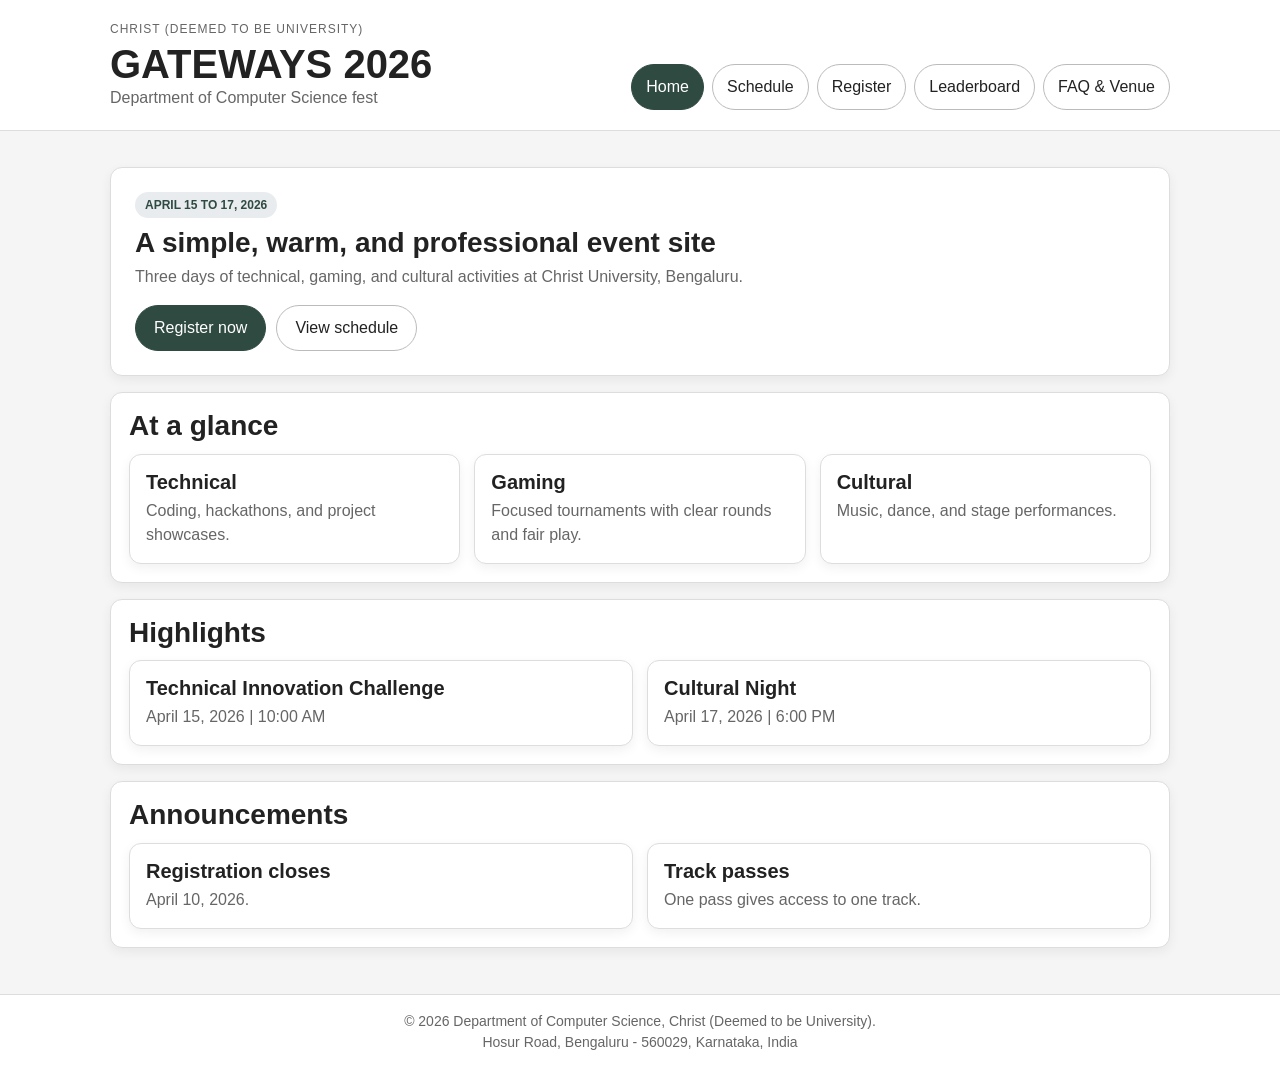
<file: index.html>
<!doctype html>
<html lang="en">
<head>
  <meta charset="UTF-8" />
  <meta name="viewport" content="width=device-width, initial-scale=1.0" />
  <title>GATEWAYS 2026 — Christ University CS Fest</title>
  <link rel="stylesheet" href="styles.css" />
</head>
<body>

  <header class="site-header">
    <div class="wrap top">
      <div>
        <p class="eyebrow">Christ (Deemed to be University)</p>
        <h1>GATEWAYS 2026</h1>
        <p class="sub">Department of Computer Science fest</p>
      </div>
      <nav class="nav" id="nav">
        <button class="active" data-page="home">Home</button>
        <button data-page="schedule">Schedule</button>
        <button data-page="register">Register</button>
        <button data-page="leaderboard">Leaderboard</button>
        <button data-page="faq">FAQ &amp; Venue</button>
      </nav>
    </div>
  </header>

  <main class="wrap">

    <!-- ── HOME ── -->
    <div class="page active" id="page-home">
      <section class="hero section">
        <span class="tag">April 15 to 17, 2026</span>
        <h2>A simple, warm, and professional event site</h2>
        <p class="muted">Three days of technical, gaming, and cultural activities at Christ University, Bengaluru.</p>
        <p class="actions">
          <button class="btn primary" onclick="goTo('register')">Register now</button>
          <button class="btn" onclick="goTo('schedule')">View schedule</button>
        </p>
      </section>

      <section class="section">
        <h2>At a glance</h2>
        <div class="grid" style="margin-top:12px">
          <article class="card"><h3>Technical</h3><p>Coding, hackathons, and project showcases.</p></article>
          <article class="card"><h3>Gaming</h3><p>Focused tournaments with clear rounds and fair play.</p></article>
          <article class="card"><h3>Cultural</h3><p>Music, dance, and stage performances.</p></article>
        </div>
      </section>

      <section class="section">
        <h2>Highlights</h2>
        <div class="grid" style="margin-top:12px">
          <article class="card"><h3>Technical Innovation Challenge</h3><p>April 15, 2026 | 10:00 AM</p></article>
          <article class="card"><h3>Cultural Night</h3><p>April 17, 2026 | 6:00 PM</p></article>
        </div>
      </section>

      <section class="section">
        <h2>Announcements</h2>
        <div class="grid" style="margin-top:12px">
          <article class="card"><h3>Registration closes</h3><p>April 10, 2026.</p></article>
          <article class="card"><h3>Track passes</h3><p>One pass gives access to one track.</p></article>
        </div>
      </section>
    </div>

    <!-- ── SCHEDULE ── -->
    <div class="page" id="page-schedule">
      <section class="section">
        <span class="tag">Event plan</span>
        <h2>Schedule overview</h2>
        <p class="muted">Small, clear, and easy to follow.</p>
      </section>

      <section class="section">
        <h2>Technical</h2>
        <div class="grid" style="margin-top:12px">
          <article class="card"><h3>Programming Contest</h3><p>April 15 | 10:00 AM to 4:00 PM</p></article>
          <article class="card"><h3>Hackathon 2026</h3><p>April 15 to 16 | 2:00 PM to 2:00 PM</p></article>
          <article class="card"><h3>Project Expo</h3><p>April 16 | 11:00 AM to 3:00 PM</p></article>
        </div>
      </section>

      <section class="section">
        <h2>Gaming</h2>
        <div class="grid" style="margin-top:12px">
          <article class="card"><h3>PUBG Championship</h3><p>April 15 | 3:00 PM onwards</p></article>
          <article class="card"><h3>FIFA Tournament</h3><p>April 16 | 10:00 AM to 12:00 PM</p></article>
          <article class="card"><h3>Valorant Cup</h3><p>April 17 | 9:00 AM to 1:00 PM</p></article>
        </div>
      </section>

      <section class="section">
        <h2>Cultural</h2>
        <div class="grid" style="margin-top:12px">
          <article class="card"><h3>Dance Competition</h3><p>April 15 | 5:00 PM to 7:00 PM</p></article>
          <article class="card"><h3>Music Night</h3><p>April 16 | 6:00 PM onwards</p></article>
          <article class="card"><h3>Drama Performance</h3><p>April 17 | 5:00 PM to 7:00 PM</p></article>
        </div>
      </section>
    </div>

    <!-- ── REGISTER ── -->
    <div class="page" id="page-register">
      <section class="section">
        <span class="tag">Registration</span>
        <h2>Register with ease</h2>
        <p class="muted">Registration closes on <strong>April 10, 2026</strong>.</p>
      </section>

      <section class="section">
        <form id="reg-form" onsubmit="handleRegister(event)">
          <fieldset>
            <legend>Details</legend>
            <label for="name">Full name</label>
            <input id="name" name="name" required placeholder="e.g. Arjun Kumar" />
            <label for="email">Email</label>
            <input id="email" name="email" type="email" required placeholder="you@example.com" />
            <label for="dept">Department</label>
            <input id="dept" name="dept" required placeholder="e.g. Computer Science" />
          </fieldset>
          <fieldset>
            <legend>Event</legend>
            <label for="event">Primary event interest</label>
            <select id="event" name="event" required>
              <option value="">Select an event</option>
              <option>Programming Contest</option>
              <option>Hackathon 2026</option>
              <option>PUBG Championship</option>
              <option>Dance Competition</option>
            </select>
            <label for="note">Notes</label>
            <textarea id="note" name="note" rows="4" placeholder="Anything we should know?"></textarea>
          </fieldset>
          <p class="actions">
            <button class="btn primary" type="submit">Submit</button>
            <button class="btn" type="reset">Reset</button>
          </p>
        </form>
      </section>
    </div>

    <!-- ── LEADERBOARD ── -->
    <div class="page" id="page-leaderboard">
      <section class="section">
        <span class="tag">Results</span>
        <h2>Past winners</h2>
        <p class="muted">A clean view of the top five from 2025.</p>
      </section>

      <section class="section table-wrap">
        <table>
          <thead>
            <tr><th>Rank</th><th>Participant</th><th>Department</th><th>Points</th><th>Wins</th></tr>
          </thead>
          <tbody>
            <tr><td class="rank-1">🥇 1</td><td>Arjun Kumar</td><td>Computer Science</td><td>950</td><td>3</td></tr>
            <tr><td class="rank-2">🥈 2</td><td>Priya Sharma</td><td>Computer Applications</td><td>875</td><td>2</td></tr>
            <tr><td class="rank-3">🥉 3</td><td>Rahul Verma</td><td>BSc Computer Science</td><td>820</td><td>2</td></tr>
            <tr><td>4</td><td>Ananya Das</td><td>MCA - III Year</td><td>780</td><td>1</td></tr>
            <tr><td>5</td><td>Vikram Singh</td><td>MSc Computer Science</td><td>750</td><td>1</td></tr>
          </tbody>
        </table>
      </section>
    </div>

    <!-- ── FAQ & VENUE ── -->
    <div class="page" id="page-faq">
      <section class="section">
        <span class="tag">Help</span>
        <h2>Questions and venue</h2>
        <p class="muted">Useful details in one quiet, easy-to-scan page.</p>
      </section>

      <div class="grid" style="margin: 16px 0; align-items: flex-start;">
        <div style="flex: 1 1 300px;">
          <details>
            <summary>What are the registration fees?</summary>
            <div class="detail-body"><p>Technical: ₹200 &nbsp;·&nbsp; Gaming: ₹150 &nbsp;·&nbsp; Cultural: ₹100 &nbsp;·&nbsp; All-access: ₹400.</p></div>
          </details>
          <details>
            <summary>Can I register for multiple events?</summary>
            <div class="detail-body"><p>Yes. Pick the track or event that fits you best during registration.</p></div>
          </details>
          <details>
            <summary>What is the last date?</summary>
            <div class="detail-body"><p><time datetime="2026-04-10">April 10, 2026</time>.</p></div>
          </details>
          <details>
            <summary>How do I contact the organizers?</summary>
            <div class="detail-body">
              <p><a href="mailto:cs.fest@christuniversity.in">cs.fest@christuniversity.in</a></p>
              <p><a href="tel:+918040129100">080-40129100</a></p>
            </div>
          </details>
        </div>

        <div style="flex: 1 1 280px; display: flex; flex-direction: column; gap: 14px;">
          <div class="card">
            <h3>Venue</h3>
            <p style="margin-top:8px"><strong>Christ (Deemed to be University)</strong><br />Department of Computer Science<br />Hosur Road, Bengaluru - 560029</p>
            <p class="actions">
              <a class="btn primary" href="https://www.google.com/maps/search/?api=1&query=Christ+University+Hosur+Road+Bengaluru" target="_blank" rel="noreferrer">Open map</a>
            </p>
          </div>
          <div class="card">
            <h3>Facilities</h3>
            <p style="margin-top:6px">Labs, seminar halls, library access, cafeteria, and Wi-Fi.</p>
          </div>
        </div>
      </div>
    </div>

  </main>

  <footer class="site-footer">
    <div class="wrap">
      <p>&copy; 2026 Department of Computer Science, Christ (Deemed to be University).</p>
      <p>Hosur Road, Bengaluru - 560029, Karnataka, India</p>
    </div>
  </footer>

  <div class="toast" id="toast"></div>

  <script>
    const pages = ['home', 'schedule', 'register', 'leaderboard', 'faq'];

    function goTo(id) {
      // hide all pages
      pages.forEach(p => {
        document.getElementById('page-' + p).classList.remove('active');
      });
      // deactivate all nav buttons
      document.querySelectorAll('#nav button').forEach(btn => btn.classList.remove('active'));

      // show target
      document.getElementById('page-' + id).classList.add('active');
      document.querySelector(`#nav button[data-page="${id}"]`).classList.add('active');

      // scroll to top
      window.scrollTo({ top: 0, behavior: 'smooth' });

      // update URL hash (no reload)
      history.replaceState(null, '', '#' + id);
    }

    // wire nav buttons
    document.querySelectorAll('#nav button[data-page]').forEach(btn => {
      btn.addEventListener('click', () => goTo(btn.dataset.page));
    });

    // handle registration form
    function handleRegister(e) {
      e.preventDefault();
      const name = document.getElementById('name').value.trim();
      showToast(`Registered! Welcome, ${name} 🎉`);
      document.getElementById('reg-form').reset();
    }

    function showToast(msg) {
      const t = document.getElementById('toast');
      t.textContent = msg;
      t.classList.add('show');
      setTimeout(() => t.classList.remove('show'), 3000);
    }

    // load from URL hash on page load
    const hash = location.hash.replace('#', '');
    if (pages.includes(hash)) goTo(hash);
  </script>
</body>
</html>
</file>
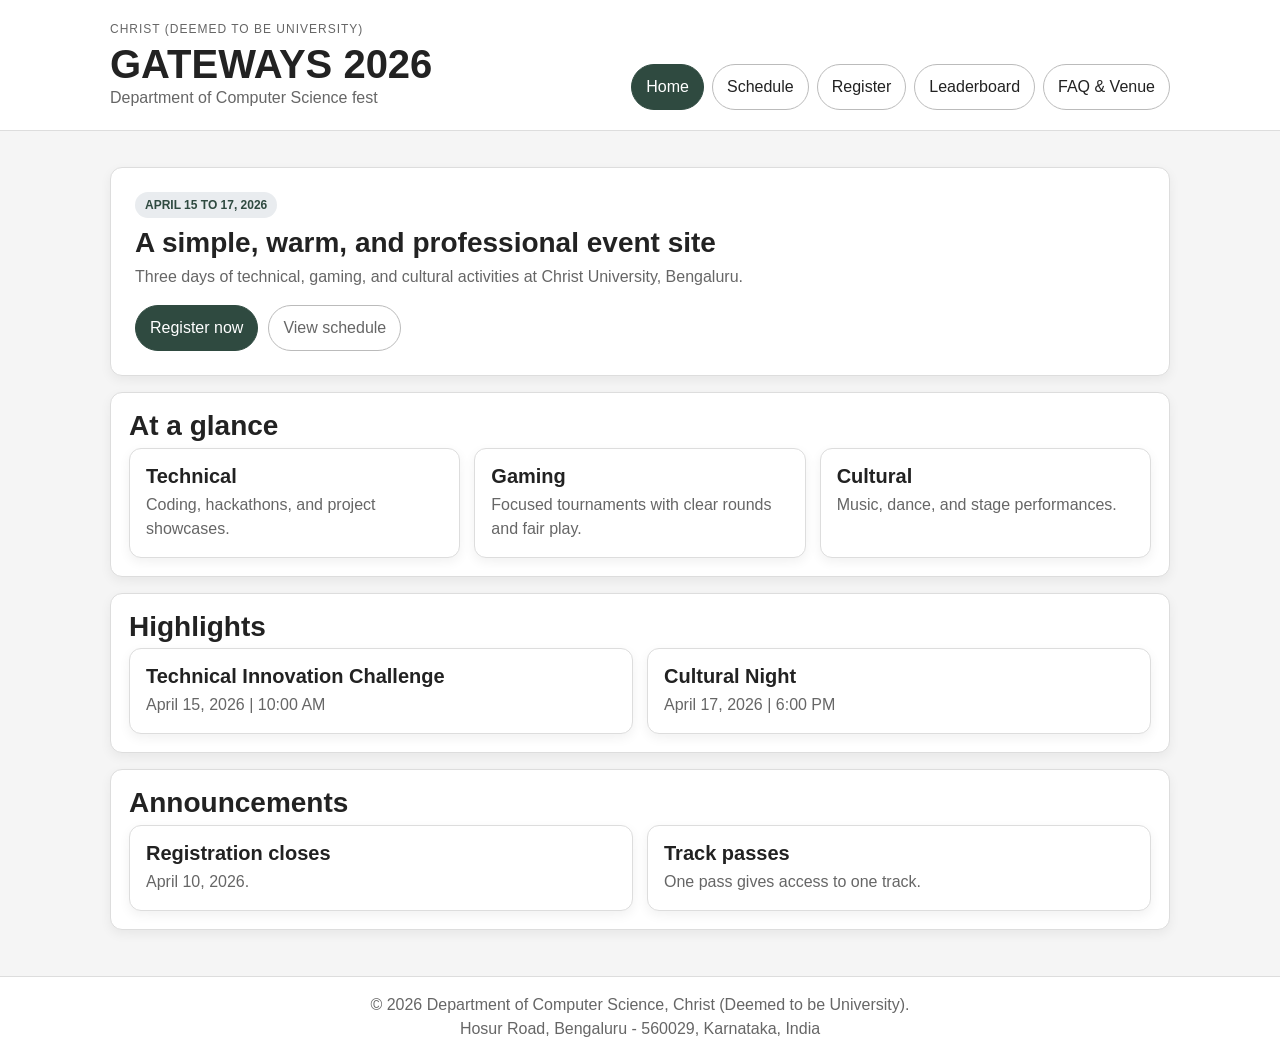
<file: Lab-1/index.html>
<!doctype html>
<html lang="en">
<head>
  <meta charset="UTF-8" />
  <meta name="viewport" content="width=device-width, initial-scale=1.0" />
  <title>Christ University Events - Home</title>
  <link rel="stylesheet" href="styles.css" />
</head>
<body>
  <header class="site-header">
    <div class="wrap top">
      <div>
        <p class="eyebrow">Christ (Deemed to be University)</p>
        <h1>GATEWAYS 2026</h1>
        <p class="sub">Department of Computer Science fest</p>
      </div>
      <nav class="nav">
        <a class="active" href="index.html">Home</a><a href="schedule.html">Schedule</a><a href="register.html">Register</a><a href="leaderboard.html">Leaderboard</a><a href="faq-venue.html">FAQ &amp; Venue</a>
      </nav>
    </div>
  </header>

  <main class="wrap">
    <section class="hero section">
      <span class="tag">April 15 to 17, 2026</span>
      <h2>A simple, warm, and professional event site</h2>
      <p>Three days of technical, gaming, and cultural activities at Christ University, Bengaluru.</p>
      <p class="actions"><a class="btn primary" href="register.html">Register now</a><a class="btn" href="schedule.html">View schedule</a></p>
    </section>

    <section class="section">
      <h2>At a glance</h2>
      <div class="grid">
        <article class="card"><h3>Technical</h3><p>Coding, hackathons, and project showcases.</p></article>
        <article class="card"><h3>Gaming</h3><p>Focused tournaments with clear rounds and fair play.</p></article>
        <article class="card"><h3>Cultural</h3><p>Music, dance, and stage performances.</p></article>
      </div>
    </section>

    <section class="section">
      <h2>Highlights</h2>
      <div class="grid">
        <article class="card"><h3>Technical Innovation Challenge</h3><p>April 15, 2026 | 10:00 AM</p></article>
        <article class="card"><h3>Cultural Night</h3><p>April 17, 2026 | 6:00 PM</p></article>
      </div>
    </section>

    <section class="section">
      <h2>Announcements</h2>
      <div class="grid">
        <article class="card"><h3>Registration closes</h3><p>April 10, 2026.</p></article>
        <article class="card"><h3>Track passes</h3><p>One pass gives access to one track.</p></article>
      </div>
    </section>
  </main>

  <footer class="site-footer">
    <div class="wrap">
      <p>&copy; 2026 Department of Computer Science, Christ (Deemed to be University).</p>
      <p>Hosur Road, Bengaluru - 560029, Karnataka, India</p>
    </div>
  </footer>
</body>
</html>
</file>
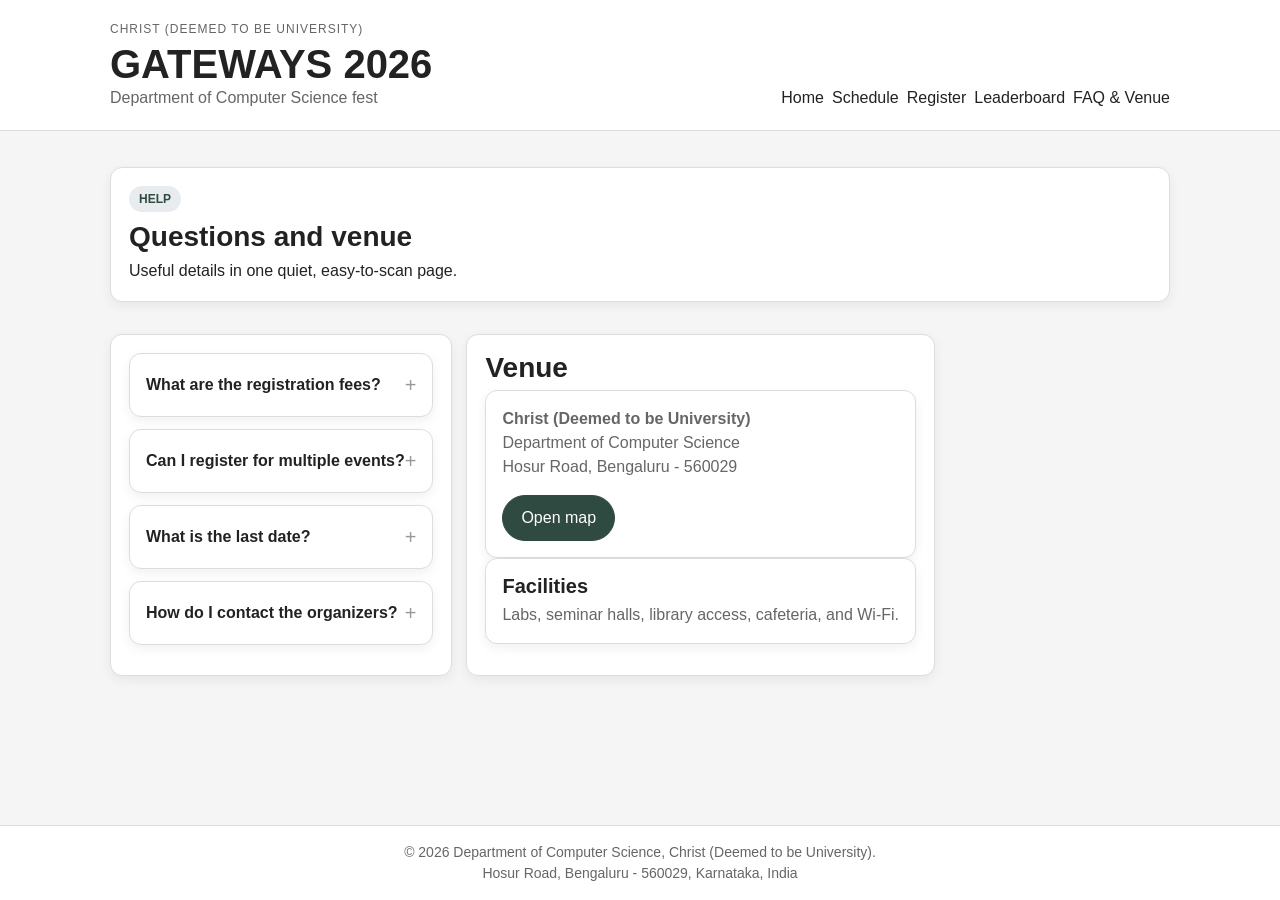
<file: faq-venue.html>
<!doctype html>
<html lang="en">
<head>
  <meta charset="UTF-8" />
  <meta name="viewport" content="width=device-width, initial-scale=1.0" />
  <title>Christ University Events - FAQ &amp; Venue</title>
  <link rel="stylesheet" href="styles.css" />
</head>
<body>
  <header class="site-header">
    <div class="wrap top">
      <div>
        <p class="eyebrow">Christ (Deemed to be University)</p>
        <h1>GATEWAYS 2026</h1>
        <p class="sub">Department of Computer Science fest</p>
      </div>
      <nav class="nav">
        <a href="index.html">Home</a><a href="schedule.html">Schedule</a><a href="register.html">Register</a><a href="leaderboard.html">Leaderboard</a><a class="active" href="faq-venue.html">FAQ &amp; Venue</a>
      </nav>
    </div>
  </header>

  <main class="wrap">
    <section class="section">
      <span class="tag">Help</span>
      <h2>Questions and venue</h2>
      <p>Useful details in one quiet, easy-to-scan page.</p>
    </section>

    <section class="grid">
      <div class="section">
        <details><summary>What are the registration fees?</summary><div class="detail-body"><p>Technical: ₹200, Gaming: ₹150, Cultural: ₹100, All-access: ₹400.</p></div></details>
        <details><summary>Can I register for multiple events?</summary><div class="detail-body"><p>Yes. Pick the track or event that fits you best during registration.</p></div></details>
        <details><summary>What is the last date?</summary><div class="detail-body"><p><time datetime="2026-04-10">April 10, 2026</time>.</p></div></details>
        <details><summary>How do I contact the organizers?</summary><div class="detail-body"><p><a href="mailto:cs.fest@christuniversity.in">cs.fest@christuniversity.in</a> | <a href="tel:+918040129100">080-40129100</a></p></div></details>
      </div>

      <div class="section">
        <h2>Venue</h2>
        <div class="card">
          <p><strong>Christ (Deemed to be University)</strong><br />Department of Computer Science<br />Hosur Road, Bengaluru - 560029</p>
          <p class="actions"><a class="btn primary" href="https://www.google.com/maps/search/?api=1&query=Christ+University+Hosur+Road+Bengaluru" target="_blank" rel="noreferrer">Open map</a></p>
        </div>
        <div class="card">
          <h3>Facilities</h3>
          <p>Labs, seminar halls, library access, cafeteria, and Wi-Fi.</p>
        </div>
      </div>
    </section>
  </main>

  <footer class="site-footer">
    <div class="wrap">
      <p>&copy; 2026 Department of Computer Science, Christ (Deemed to be University).</p>
      <p>Hosur Road, Bengaluru - 560029, Karnataka, India</p>
    </div>
  </footer>
</body>
</html>
</file>
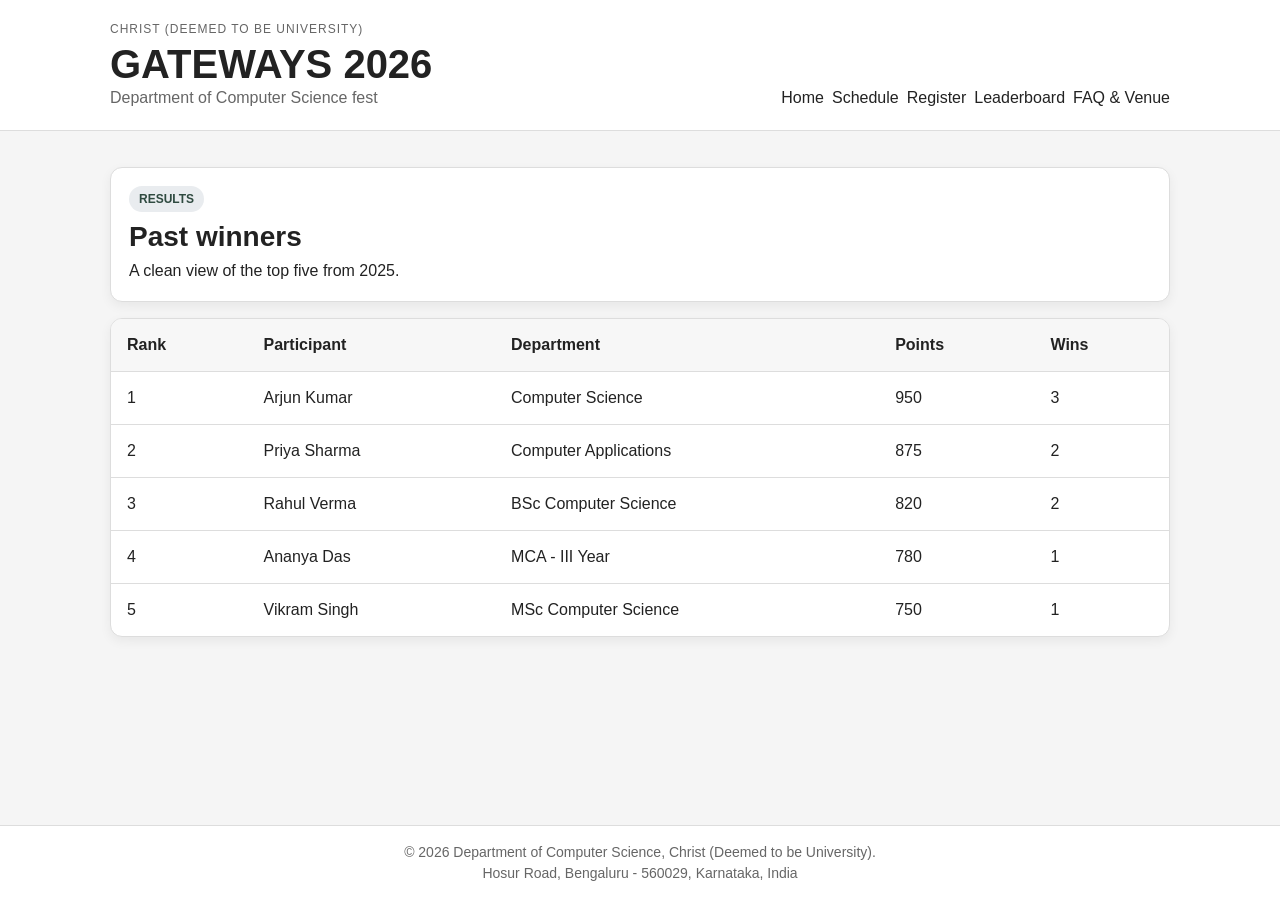
<file: leaderboard.html>
<!doctype html>
<html lang="en">
<head>
  <meta charset="UTF-8" />
  <meta name="viewport" content="width=device-width, initial-scale=1.0" />
  <title>Christ University Events - Leaderboard</title>
  <link rel="stylesheet" href="styles.css" />
</head>
<body>
  <header class="site-header">
    <div class="wrap top">
      <div>
        <p class="eyebrow">Christ (Deemed to be University)</p>
        <h1>GATEWAYS 2026</h1>
        <p class="sub">Department of Computer Science fest</p>
      </div>
      <nav class="nav">
        <a href="index.html">Home</a><a href="schedule.html">Schedule</a><a href="register.html">Register</a><a class="active" href="leaderboard.html">Leaderboard</a><a href="faq-venue.html">FAQ &amp; Venue</a>
      </nav>
    </div>
  </header>

  <main class="wrap">
    <section class="section">
      <span class="tag">Results</span>
      <h2>Past winners</h2>
      <p>A clean view of the top five from 2025.</p>
    </section>

    <section class="section table-wrap">
      <table>
        <thead>
          <tr><th>Rank</th><th>Participant</th><th>Department</th><th>Points</th><th>Wins</th></tr>
        </thead>
        <tbody>
          <tr><td>1</td><td>Arjun Kumar</td><td>Computer Science</td><td>950</td><td>3</td></tr>
          <tr><td>2</td><td>Priya Sharma</td><td>Computer Applications</td><td>875</td><td>2</td></tr>
          <tr><td>3</td><td>Rahul Verma</td><td>BSc Computer Science</td><td>820</td><td>2</td></tr>
          <tr><td>4</td><td>Ananya Das</td><td>MCA - III Year</td><td>780</td><td>1</td></tr>
          <tr><td>5</td><td>Vikram Singh</td><td>MSc Computer Science</td><td>750</td><td>1</td></tr>
        </tbody>
      </table>
    </section>
  </main>

  <footer class="site-footer">
    <div class="wrap">
      <p>&copy; 2026 Department of Computer Science, Christ (Deemed to be University).</p>
      <p>Hosur Road, Bengaluru - 560029, Karnataka, India</p>
    </div>
  </footer>
</body>
</html>
</file>
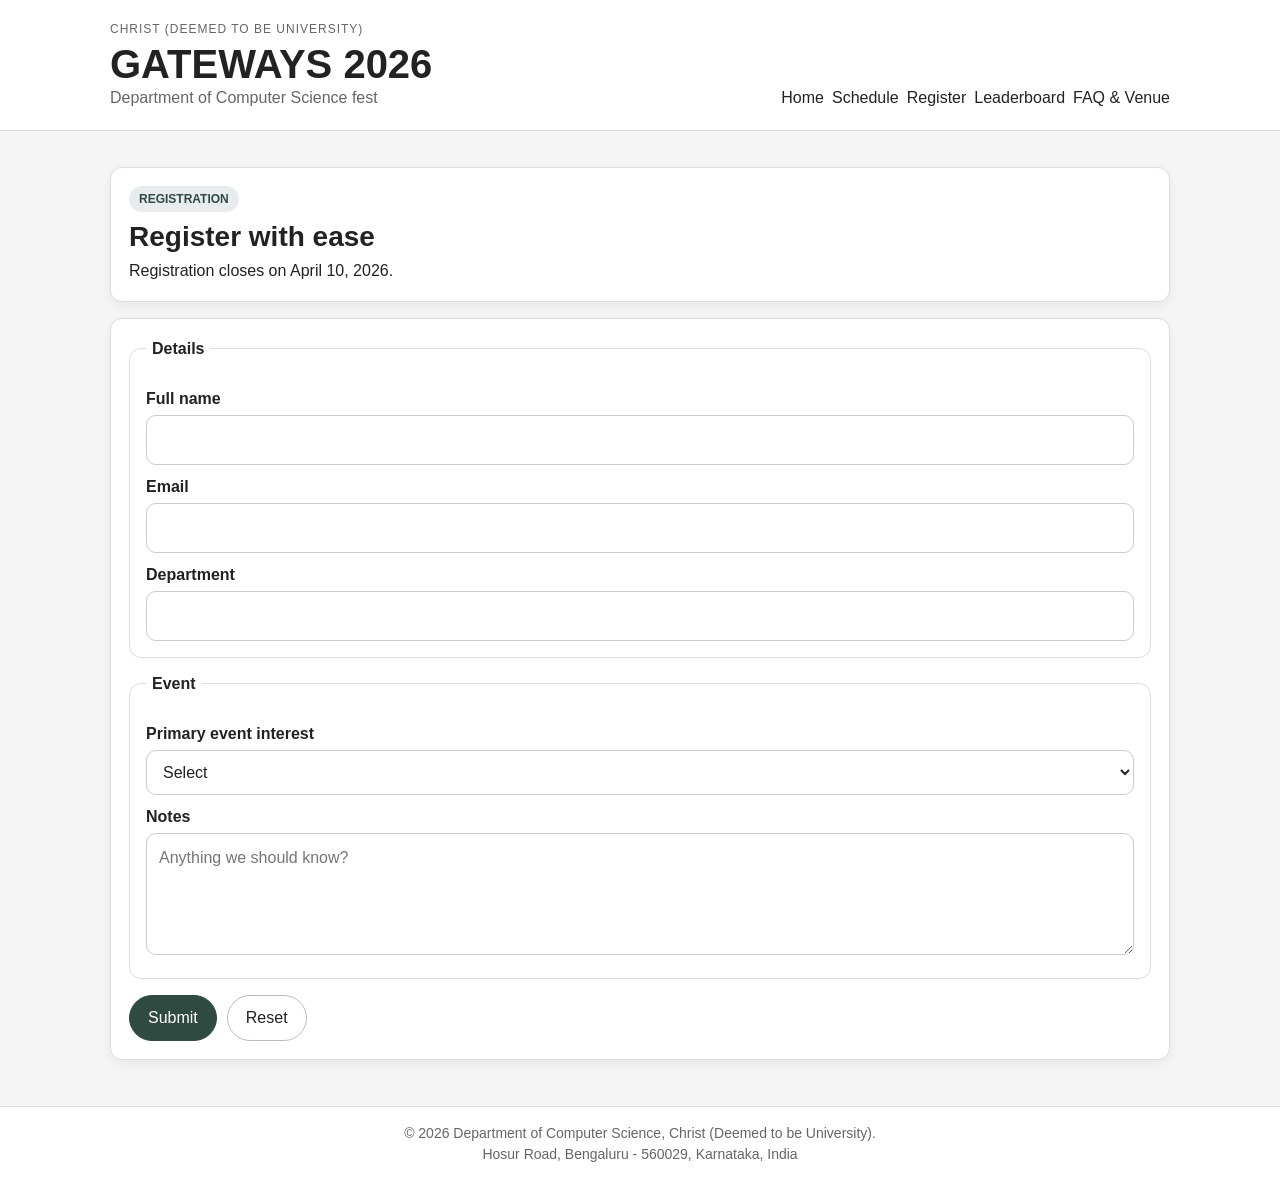
<file: register.html>
<!doctype html>
<html lang="en">
<head>
  <meta charset="UTF-8" />
  <meta name="viewport" content="width=device-width, initial-scale=1.0" />
  <title>Christ University Events - Register</title>
  <link rel="stylesheet" href="styles.css" />
</head>
<body>
  <header class="site-header">
    <div class="wrap top">
      <div>
        <p class="eyebrow">Christ (Deemed to be University)</p>
        <h1>GATEWAYS 2026</h1>
        <p class="sub">Department of Computer Science fest</p>
      </div>
      <nav class="nav">
        <a href="index.html">Home</a><a href="schedule.html">Schedule</a><a class="active" href="register.html">Register</a><a href="leaderboard.html">Leaderboard</a><a href="faq-venue.html">FAQ &amp; Venue</a>
      </nav>
    </div>
  </header>

  <main class="wrap">
    <section class="section">
      <span class="tag">Registration</span>
      <h2>Register with ease</h2>
      <p>Registration closes on April 10, 2026.</p>
    </section>

    <section class="section">
      <form action="#" method="post">
        <fieldset>
          <legend>Details</legend>
          <label for="name">Full name</label><input id="name" name="name" required />
          <label for="email">Email</label><input id="email" name="email" type="email" required />
          <label for="dept">Department</label><input id="dept" name="dept" required />
        </fieldset>
        <fieldset>
          <legend>Event</legend>
          <label for="event">Primary event interest</label>
          <select id="event" name="event" required>
            <option value="">Select</option>
            <option>Programming Contest</option><option>Hackathon 2026</option><option>PUBG Championship</option><option>Dance Competition</option>
          </select>
          <label for="note">Notes</label><textarea id="note" name="note" rows="4" placeholder="Anything we should know?"></textarea>
        </fieldset>
        <p class="actions"><button class="btn primary" type="submit">Submit</button><button class="btn" type="reset">Reset</button></p>
      </form>
    </section>
  </main>

  <footer class="site-footer">
    <div class="wrap">
      <p>&copy; 2026 Department of Computer Science, Christ (Deemed to be University).</p>
      <p>Hosur Road, Bengaluru - 560029, Karnataka, India</p>
    </div>
  </footer>
</body>
</html>
</file>
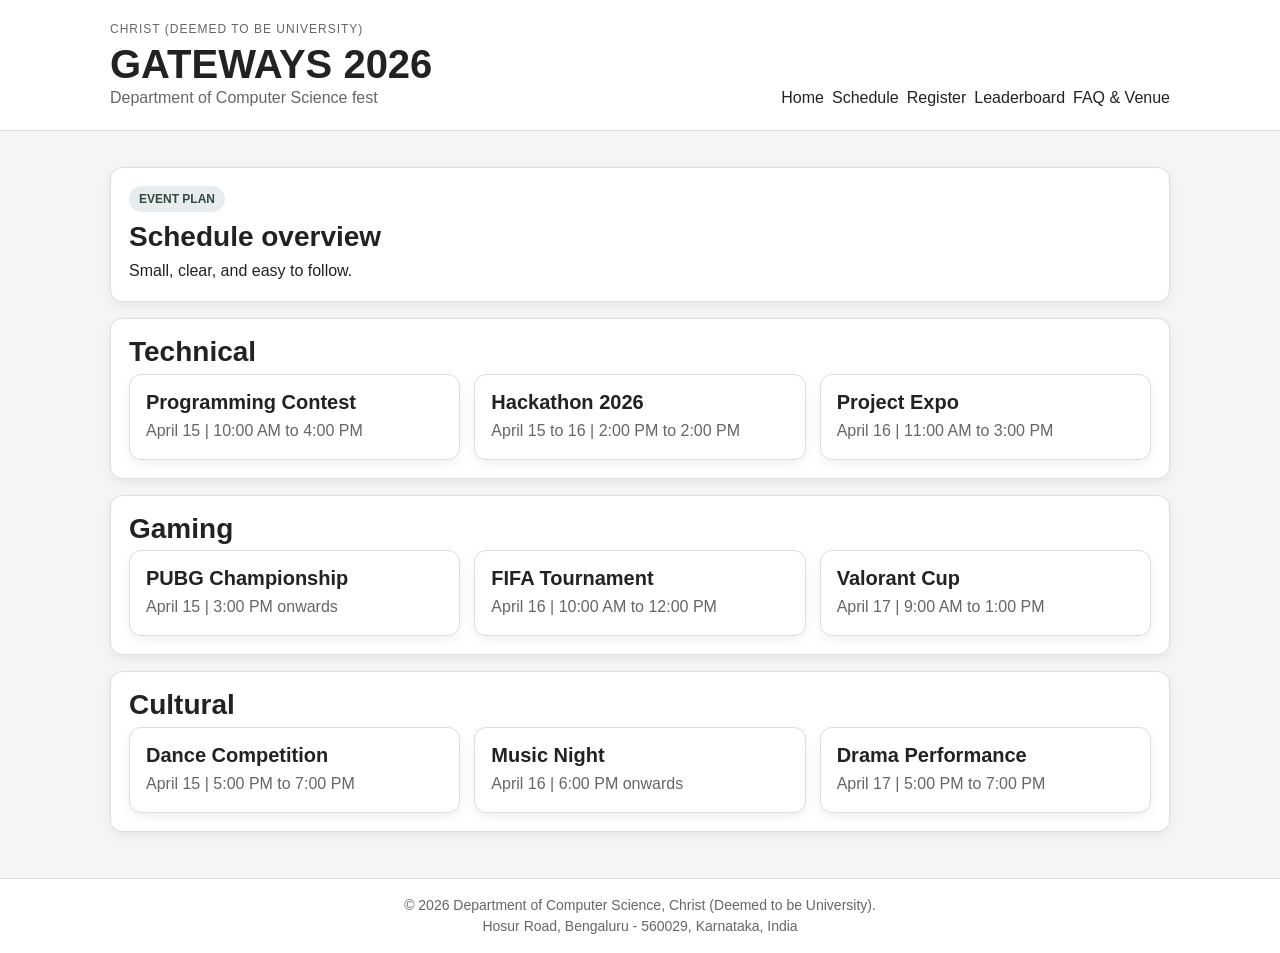
<file: schedule.html>
<!doctype html>
<html lang="en">
<head>
  <meta charset="UTF-8" />
  <meta name="viewport" content="width=device-width, initial-scale=1.0" />
  <title>Christ University Events - Schedule</title>
  <link rel="stylesheet" href="styles.css" />
</head>
<body>
  <header class="site-header">
    <div class="wrap top">
      <div>
        <p class="eyebrow">Christ (Deemed to be University)</p>
        <h1>GATEWAYS 2026</h1>
        <p class="sub">Department of Computer Science fest</p>
      </div>
      <nav class="nav">
        <a href="index.html">Home</a><a class="active" href="schedule.html">Schedule</a><a href="register.html">Register</a><a href="leaderboard.html">Leaderboard</a><a href="faq-venue.html">FAQ &amp; Venue</a>
      </nav>
    </div>
  </header>

  <main class="wrap">
    <section class="section">
      <span class="tag">Event plan</span>
      <h2>Schedule overview</h2>
      <p>Small, clear, and easy to follow.</p>
    </section>

    <section class="section">
      <h2>Technical</h2>
      <div class="grid">
        <article class="card"><h3>Programming Contest</h3><p>April 15 | 10:00 AM to 4:00 PM</p></article>
        <article class="card"><h3>Hackathon 2026</h3><p>April 15 to 16 | 2:00 PM to 2:00 PM</p></article>
        <article class="card"><h3>Project Expo</h3><p>April 16 | 11:00 AM to 3:00 PM</p></article>
      </div>
    </section>

    <section class="section">
      <h2>Gaming</h2>
      <div class="grid">
        <article class="card"><h3>PUBG Championship</h3><p>April 15 | 3:00 PM onwards</p></article>
        <article class="card"><h3>FIFA Tournament</h3><p>April 16 | 10:00 AM to 12:00 PM</p></article>
        <article class="card"><h3>Valorant Cup</h3><p>April 17 | 9:00 AM to 1:00 PM</p></article>
      </div>
    </section>

    <section class="section">
      <h2>Cultural</h2>
      <div class="grid">
        <article class="card"><h3>Dance Competition</h3><p>April 15 | 5:00 PM to 7:00 PM</p></article>
        <article class="card"><h3>Music Night</h3><p>April 16 | 6:00 PM onwards</p></article>
        <article class="card"><h3>Drama Performance</h3><p>April 17 | 5:00 PM to 7:00 PM</p></article>
      </div>
    </section>
  </main>

  <footer class="site-footer">
    <div class="wrap">
      <p>&copy; 2026 Department of Computer Science, Christ (Deemed to be University).</p>
      <p>Hosur Road, Bengaluru - 560029, Karnataka, India</p>
    </div>
  </footer>
</body>
</html>
</file>
<file: styles.css>
*, *::before, *::after { box-sizing: border-box; margin: 0; padding: 0; }

body {
  min-height: 100vh;
  display: flex;
  flex-direction: column;
  font-family: Arial, Helvetica, sans-serif;
  font-size: 16px;
  line-height: 1.5;
  color: #222;
  background: #f5f5f5;
}

a { color: inherit; text-decoration: none; }
button, input, select, textarea { font: inherit; }

/* ── Layout ── */
.wrap { width: 90%; max-width: 1060px; margin: 0 auto; }

.site-header { background: #fff; border-bottom: 1px solid #ddd; }
.site-footer {
  background: #fff;
  border-top: 1px solid #ddd;
  margin-top: auto;
  padding: 16px 0;
  text-align: center;
  color: #666;
  font-size: 14px;
}

.top {
  display: flex;
  justify-content: space-between;
  align-items: flex-end;
  flex-wrap: wrap;
  gap: 16px;
  padding: 20px 0;
}

/* ── Type ── */
h1, h2, h3 { line-height: 1.1; }
h1 { font-size: 40px; }
h2 { font-size: 28px; }
h3 { font-size: 20px; }

.eyebrow {
  font-size: 12px;
  text-transform: uppercase;
  letter-spacing: 1px;
  margin-bottom: 4px;
  color: #666;
}
.sub { color: #666; }

/* ── Nav ── */
.nav { display: flex; flex-wrap: wrap; gap: 8px; }

.nav button {
  display: inline-block;
  border: 1px solid #bbb;
  border-radius: 999px;
  padding: 10px 14px;
  background: #fff;
  cursor: pointer;
  color: #222;
  transition: background 0.15s, border-color 0.15s, color 0.15s;
}
.nav button:hover { background: #f0f0f0; }
.nav button.active {
  background: #2f4a40;
  border-color: #2f4a40;
  color: #fff;
}

/* ── Buttons ── */
.btn {
  display: inline-block;
  border: 1px solid #bbb;
  border-radius: 999px;
  padding: 10px 18px;
  background: #fff;
  cursor: pointer;
  color: #222;
  transition: background 0.15s;
}
.btn:hover { background: #f0f0f0; }
.btn.primary {
  background: #2f4a40;
  border-color: #2f4a40;
  color: #fff;
}
.btn.primary:hover { background: #243a31; }

/* ── Main ── */
main { padding: 20px 0 30px; flex: 1; }

/* ── Pages ── */
.page { display: none; }
.page.active { display: block; }

/* ── Cards & Sections ── */
.section, .card, details {
  background: #fff;
  border: 1px solid #ddd;
  border-radius: 12px;
  box-shadow: 0 4px 12px rgba(0,0,0,0.06);
}
.section { padding: 18px; margin: 16px 0; }
.hero { padding: 24px; }

.tag {
  display: inline-block;
  margin-bottom: 10px;
  padding: 4px 10px;
  border-radius: 999px;
  background: #e9ecef;
  color: #2f4a40;
  font-size: 12px;
  font-weight: bold;
  text-transform: uppercase;
}

.actions {
  display: flex;
  flex-wrap: wrap;
  gap: 10px;
  margin-top: 16px;
}

p.muted { color: #666; }

.grid {
  display: flex;
  flex-wrap: wrap;
  gap: 14px;
}

.card {
  flex: 1 1 220px;
  padding: 16px;
}

.card h3, .section h2 { margin-bottom: 6px; }
.card p { color: #666; }

/* ── Table ── */
.table-wrap {
  overflow-x: auto;
  padding: 0;
}

table { width: 100%; min-width: 620px; border-collapse: collapse; }

th, td {
  padding: 14px 16px;
  text-align: left;
  border-bottom: 1px solid #ddd;
}

th { background: #f7f7f7; font-weight: bold; }
tr:last-child td { border-bottom: none; }
tr:hover td { background: #fafafa; }

/* ── Form ── */
fieldset {
  border: 1px solid #ddd;
  border-radius: 12px;
  padding: 16px;
  margin-bottom: 14px;
}

legend { padding: 0 6px; font-weight: bold; }

label {
  display: block;
  margin: 10px 0 4px;
  font-weight: bold;
}

input, select, textarea {
  width: 100%;
  padding: 12px;
  border: 1px solid #ccc;
  border-radius: 10px;
  background: #fff;
  color: #222;
  transition: border-color 0.15s, box-shadow 0.15s;
}

input:focus, select:focus, textarea:focus {
  outline: none;
  border-color: #2f4a40;
  box-shadow: 0 0 0 3px rgba(47,74,64,0.12);
}

textarea { min-height: 120px; resize: vertical; }

/* ── Toast ── */
.toast {
  position: fixed;
  bottom: 24px;
  left: 50%;
  transform: translateX(-50%) translateY(80px);
  background: #2f4a40;
  color: #fff;
  padding: 12px 24px;
  border-radius: 999px;
  font-size: 14px;
  box-shadow: 0 4px 16px rgba(0,0,0,0.18);
  z-index: 100;
  opacity: 0;
  transition: transform 0.3s ease, opacity 0.3s ease;
  pointer-events: none;
}
.toast.show {
  transform: translateX(-50%) translateY(0);
  opacity: 1;
}

/* ── FAQ ── */
details {
  margin-bottom: 12px;
  overflow: hidden;
}

summary {
  cursor: pointer;
  padding: 16px;
  font-weight: bold;
  list-style: none;
  display: flex;
  justify-content: space-between;
  align-items: center;
}

summary::after {
  content: '+';
  font-size: 20px;
  font-weight: 300;
  color: #999;
  transition: transform 0.2s;
}

details[open] summary::after {
  transform: rotate(45deg);
}

details[open] summary { border-bottom: 1px solid #ddd; }

.detail-body { padding: 0 16px 16px; color: #666; }
.detail-body a { color: #2f4a40; text-decoration: underline; }

/* ── Rank badges ── */
.rank-1 { font-weight: bold; color: #b8860b; }
.rank-2 { font-weight: bold; color: #777; }
.rank-3 { font-weight: bold; color: #a0522d; }

/* ── Responsive ── */
@media (max-width: 720px) {
  .top { align-items: flex-start; }
  h1 { font-size: 32px; }
  h2 { font-size: 22px; }
  .card { flex-basis: 100%; }
  table { min-width: 520px; }
}
</file>
<file: Lab-1/styles.css>
* {
  box-sizing: border-box;
  margin: 0;
  padding: 0;
}

body {
  min-height: 100vh;
  display: flex;
  flex-direction: column;
  font-family: Arial, Helvetica, sans-serif;
  font-size: 16px;
  line-height: 1.5;
  color: #222;
  background: #f5f5f5;
}

a {
  color: inherit;
  text-decoration: none;
}

button,
input,
select,
textarea {
  font: inherit;
}

.wrap {
  width: 90%;
  max-width: 1060px;
  margin: 0 auto;
}

.site-header,
.site-footer {
  background: #fff;
  border-color: #ddd;
}

.site-header {
  border-bottom: 1px solid #ddd;
}

.site-footer {
  border-top: 1px solid #ddd;
  margin-top: auto;
  padding: 16px 0;
  text-align: center;
}

.top {
  display: flex;
  justify-content: space-between;
  align-items: flex-end;
  flex-wrap: wrap;
  gap: 16px;
  padding: 20px 0;
}

h1,
h2,
h3 {
  line-height: 1.1;
}

h1 {
  font-size: 40px;
}

h2 {
  font-size: 28px;
}

h3 {
  font-size: 20px;
}

.eyebrow,
.sub,
.detail-body,
p {
  color: #666;
}

.eyebrow {
  font-size: 12px;
  text-transform: uppercase;
  letter-spacing: 1px;
  margin-bottom: 4px;
}

.nav {
  display: flex;
  flex-wrap: wrap;
  gap: 8px;
}

.nav a,
.btn {
  display: inline-block;
  border: 1px solid #bbb;
  border-radius: 999px;
  padding: 10px 14px;
  background: #fff;
}

.nav .active,
.btn.primary {
  background: #2f4a40;
  border-color: #2f4a40;
  color: #fff;
}

main {
  padding: 20px 0 30px;
}

.section,
.card,
details {
  background: #fff;
  border: 1px solid #ddd;
  border-radius: 12px;
  box-shadow: 0 4px 12px rgba(0, 0, 0, 0.06);
}

.section {
  padding: 18px;
  margin: 16px 0;
}

.hero {
  padding: 24px;
}

.tag {
  display: inline-block;
  margin-bottom: 10px;
  padding: 4px 10px;
  border-radius: 999px;
  background: #e9ecef;
  color: #2f4a40;
  font-size: 12px;
  font-weight: bold;
  text-transform: uppercase;
}

.actions {
  display: flex;
  flex-wrap: wrap;
  gap: 10px;
  margin-top: 16px;
}

.grid {
  display: flex;
  flex-wrap: wrap;
  gap: 14px;
}

.card {
  flex: 1 1 220px;
  padding: 16px;
}

.card h3,
.section h2 {
  margin-bottom: 6px;
}

.table-wrap {
  overflow-x: auto;
  padding: 0;
}

table {
  width: 100%;
  min-width: 620px;
  border-collapse: collapse;
}

th,
td {
  padding: 14px 16px;
  text-align: left;
  border-bottom: 1px solid #ddd;
}

th {
  background: #f7f7f7;
}

fieldset {
  border: 1px solid #ddd;
  border-radius: 12px;
  padding: 16px;
  margin-bottom: 14px;
}

legend {
  padding: 0 6px;
  font-weight: bold;
}

label {
  display: block;
  margin: 10px 0 4px;
  font-weight: bold;
}

input,
select,
textarea {
  width: 100%;
  padding: 12px;
  border: 1px solid #ccc;
  border-radius: 10px;
  background: #fff;
  color: #222;
}

textarea {
  min-height: 120px;
  resize: vertical;
}

details {
  margin-bottom: 12px;
  overflow: hidden;
}

summary {
  cursor: pointer;
  padding: 16px;
  font-weight: bold;
}

details[open] summary {
  border-bottom: 1px solid #ddd;
}

.detail-body {
  padding: 0 16px 16px;
}

@media (max-width: 720px) {
  .top {
    align-items: flex-start;
  }

  h1 {
    font-size: 32px;
  }

  .card {
    flex-basis: 100%;
  }

  table {
    min-width: 520px;
  }
}
</file>
